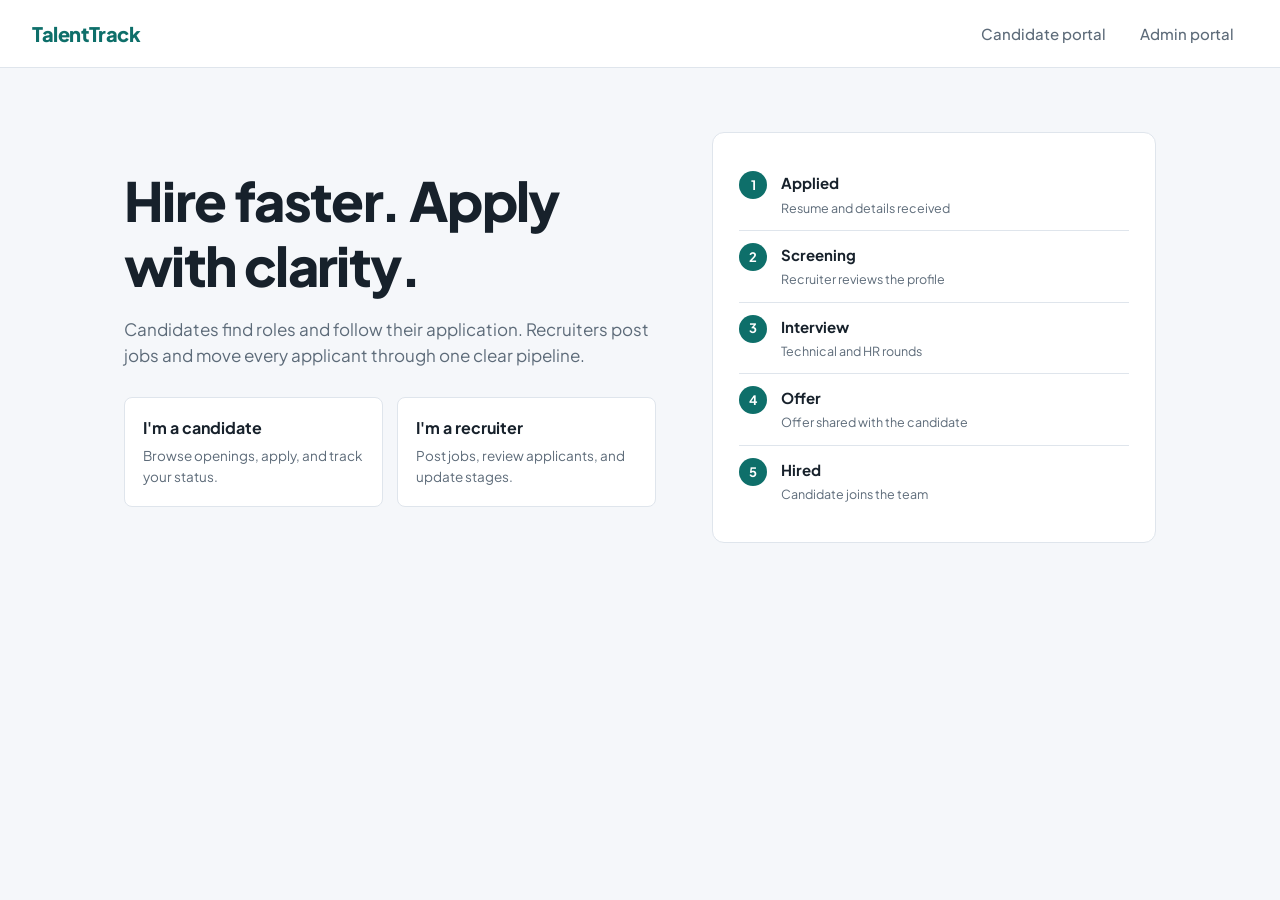
<file: index.html>
<!DOCTYPE html><html lang="en"><head><meta charset="utf-8"><meta name="viewport" content="width=device-width,initial-scale=1"><link rel="preconnect" href="https://fonts.googleapis.com"><link rel="preconnect" href="https://fonts.gstatic.com" crossorigin><link href="https://fonts.googleapis.com/css2?family=Plus+Jakarta+Sans:wght@400;500;700;800&display=swap" rel="stylesheet"><link rel="stylesheet" href="style.css"><title>TalentTrack: Smart Recruitment and Application Tracking</title></head><body>
<header class="bar"><a class="logo" href="index.html">TalentTrack</a><nav><a href="candidate.html">Candidate portal</a><a href="admin.html">Admin portal</a></nav></header>
<main class="hero"><section><h1>Hire faster. Apply with clarity.</h1>
<p>Candidates find roles and follow their application. Recruiters post jobs and move every applicant through one clear pipeline.</p>
<div class="roles"><a class="role" href="candidate.html"><b>I'm a candidate</b><span>Browse openings, apply, and track your status.</span></a><a class="role" href="admin.html"><b>I'm a recruiter</b><span>Post jobs, review applicants, and update stages.</span></a></div></section>
<ol class="pipe" aria-label="Hiring pipeline"><li><i>1</i><div><b>Applied</b><small>Resume and details received</small></div></li><li><i>2</i><div><b>Screening</b><small>Recruiter reviews the profile</small></div></li><li><i>3</i><div><b>Interview</b><small>Technical and HR rounds</small></div></li><li><i>4</i><div><b>Offer</b><small>Offer shared with the candidate</small></div></li><li><i>5</i><div><b>Hired</b><small>Candidate joins the team</small></div></li></ol></main></body></html>
</file>
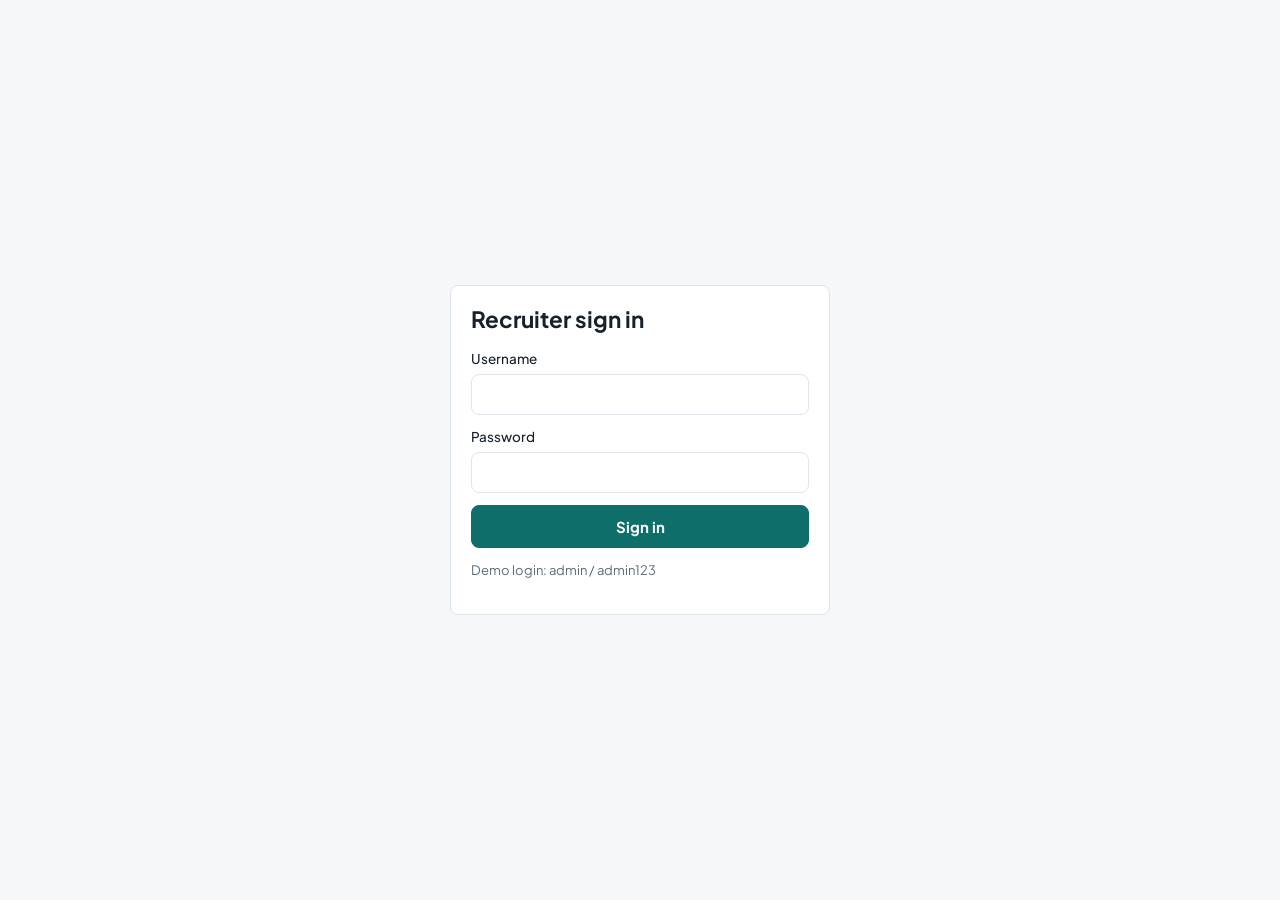
<file: admin.html>
<!DOCTYPE html><html lang="en"><head><meta charset="utf-8"><meta name="viewport" content="width=device-width,initial-scale=1"><link rel="preconnect" href="https://fonts.googleapis.com"><link rel="preconnect" href="https://fonts.gstatic.com" crossorigin><link href="https://fonts.googleapis.com/css2?family=Plus+Jakarta+Sans:wght@400;500;700;800&display=swap" rel="stylesheet"><link rel="stylesheet" href="style.css"><title>Admin portal | TalentTrack</title></head><body>
<div class="gate" id="gate"><form class="panel" id="login"><h2 style="margin-bottom:16px">Recruiter sign in</h2><label>Username<input name="u" autocomplete="username" required></label><label>Password<input name="p" type="password" autocomplete="current-password" required></label><p id="err" style="color:var(--bad);margin:0 0 10px"></p><button class="btn" style="width:100%">Sign in</button><p class="hint" style="margin-top:12px">Demo login: admin / admin123</p></form></div>
<header class="bar"><a class="logo" href="index.html">TalentTrack</a><nav><button class="tab on" data-t="people">Applicants</button><button class="tab" data-t="posts">Jobs</button><a href="candidate.html">Candidate portal</a></nav></header>
<main class="wrap"><div class="stats" id="stats"></div>
<section id="people"><div class="tools"><input id="q" type="search" placeholder="Search by name or email" aria-label="Search applicants"><select id="fj" aria-label="Filter by job"></select><select id="fs" aria-label="Filter by stage"></select></div>
<div class="tbl"><table><thead><tr><th>Candidate</th><th>Job</th><th>Resume and phone</th><th>Applied</th><th>Stage</th></tr></thead><tbody id="rows"></tbody></table></div></section>
<section id="posts" hidden><div class="split"><form class="panel" id="jobForm"><h3 style="margin-bottom:14px">Post a new job</h3>
<label>Job title<input name="title" required></label><label>Department<input name="dept" required></label><label>Location<input name="loc" required></label>
<label>Type<select name="type"><option>Full-time</option><option>Internship</option><option>Part-time</option><option>Contract</option></select></label><label>Required skills<input name="skills" placeholder="e.g. React, Git" required></label><button class="btn" style="width:100%">Post job</button></form>
<div id="joblist"></div></div></section></main>
<div id="toast" role="status"></div>
<script src="data.js"></script><script src="admin.js"></script></body></html>
</file>
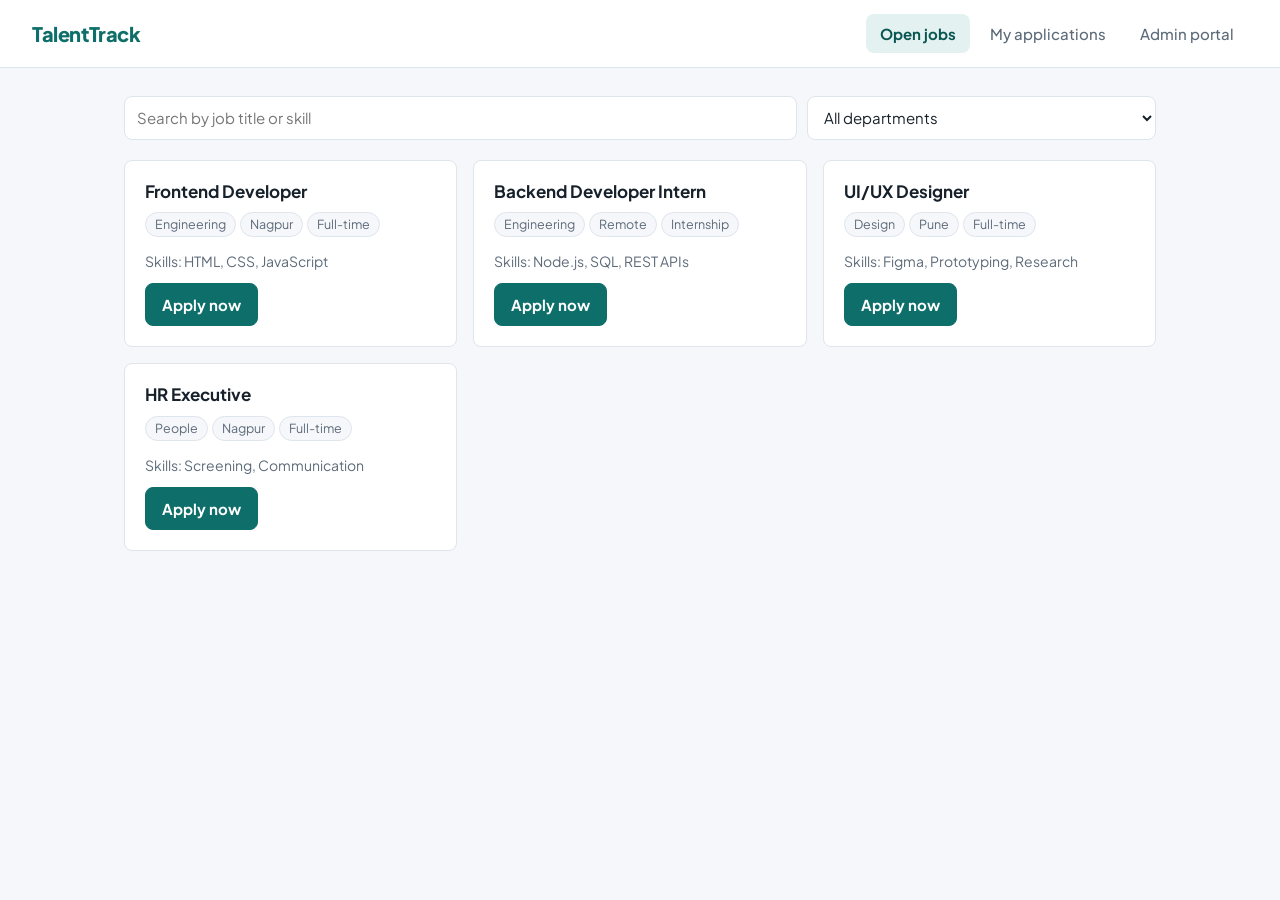
<file: candidate.html>
<!DOCTYPE html><html lang="en"><head><meta charset="utf-8"><meta name="viewport" content="width=device-width,initial-scale=1"><link rel="preconnect" href="https://fonts.googleapis.com"><link rel="preconnect" href="https://fonts.gstatic.com" crossorigin><link href="https://fonts.googleapis.com/css2?family=Plus+Jakarta+Sans:wght@400;500;700;800&display=swap" rel="stylesheet"><link rel="stylesheet" href="style.css"><title>Candidate portal | TalentTrack</title></head><body>
<header class="bar"><a class="logo" href="index.html">TalentTrack</a><nav><button class="tab on" data-t="jobs">Open jobs</button><button class="tab" data-t="apps">My applications</button><a href="admin.html">Admin portal</a></nav></header>
<main class="wrap">
<section id="jobs"><div class="tools"><input id="q" type="search" placeholder="Search by job title or skill" aria-label="Search jobs"><select id="dept" aria-label="Department"></select></div><div id="jobList" class="grid"></div></section>
<section id="apps" hidden><div class="tools"><input id="email" type="email" placeholder="Email you applied with" aria-label="Email"><button class="btn" id="lookup">Show my applications</button></div><div id="appList"></div></section>
</main>
<dialog id="dlg"><form id="form"><h2 id="jt">Apply</h2>
<label>Full name<input name="name" required></label><label>Email<input name="email" type="email" required></label><label>Phone<input name="phone" type="tel" pattern="[0-9+ ]{10,14}" title="Enter a 10 digit phone number" required></label>
<label>Resume (PDF)<input name="resume" type="file" accept=".pdf,.doc,.docx" required></label><label>Cover note (optional)<textarea name="note" rows="3"></textarea></label>
<div class="actions"><button type="button" class="btn ghost" id="cancel">Cancel</button><button class="btn">Submit application</button></div></form></dialog>
<div id="toast" role="status"></div>
<script src="data.js"></script><script src="candidate.js"></script></body></html>
</file>
<file: style.css>
:root{--bg:#f5f7fa;--surface:#fff;--ink:#17212b;--mute:#5d6b79;--line:#dfe5ec;--brand:#0e6f6a;--brand-d:#0a5551;--brand-t:#e3f2f1;--ok:#1b7a3d;--warn:#a85f00;--bad:#b3261e;--r:8px}
*{box-sizing:border-box}
body{margin:0;font:15px/1.55 'Plus Jakarta Sans',system-ui,-apple-system,'Segoe UI',sans-serif;color:var(--ink);background:var(--bg)}
a{color:inherit;text-decoration:none}
:focus-visible{outline:3px solid #7cc4bf;outline-offset:2px}
h1,h2,h3{line-height:1.2;margin:0}
.bar{display:flex;align-items:center;justify-content:space-between;gap:16px;padding:14px 32px;background:var(--surface);border-bottom:1px solid var(--line);position:sticky;top:0;z-index:5}
.logo{font-weight:800;font-size:20px;letter-spacing:-.02em;color:var(--brand)}
.bar nav{display:flex;gap:6px;align-items:center}
.bar nav a,.tab{padding:8px 14px;border-radius:var(--r);font:inherit;font-weight:500;color:var(--mute);background:none;border:0;cursor:pointer}
.bar nav a:hover,.tab:hover{background:var(--bg)}
.tab.on{background:var(--brand-t);color:var(--brand-d);font-weight:700}
.wrap{max-width:1080px;margin:0 auto;padding:28px 24px 60px}
.btn{font:inherit;font-weight:700;padding:9px 16px;border-radius:var(--r);border:1px solid var(--brand);background:var(--brand);color:#fff;cursor:pointer}
.btn:hover{background:var(--brand-d)}
.btn.ghost{background:var(--surface);color:var(--brand-d)}
.btn.ghost:hover{background:var(--brand-t)}
input,select,textarea{font:inherit;padding:9px 12px;border:1px solid var(--line);border-radius:var(--r);background:var(--surface);color:var(--ink);width:100%}
label{display:block;font-weight:500;font-size:13.5px;margin-bottom:12px}
label input,label select,label textarea{margin-top:4px}
.tools{display:flex;gap:10px;margin-bottom:20px;flex-wrap:wrap}
.tools input{flex:2;min-width:200px}.tools select{flex:1;min-width:140px}
.grid{display:grid;grid-template-columns:repeat(auto-fill,minmax(300px,1fr));gap:16px}
.card,.panel{background:var(--surface);border:1px solid var(--line);border-radius:var(--r);padding:20px}
.card h3{font-size:17px;margin-bottom:10px}
.card p{margin:10px 0;color:var(--mute);font-size:14px}
.chip{display:inline-block;font-size:12.5px;padding:2px 9px;border-radius:99px;background:var(--bg);border:1px solid var(--line);margin:0 4px 4px 0;color:var(--mute)}
.empty{color:var(--mute);padding:30px 0}
.pill{display:inline-block;padding:2px 10px;border-radius:99px;font-size:12.5px;font-weight:700;background:#e8edf3;color:#34475a}
.pill[data-s=Interview],.pill[data-s=Screening]{background:#fff1d6;color:var(--warn)}
.pill[data-s=Offer],.pill[data-s=Hired]{background:#dcf2e4;color:var(--ok)}
.pill[data-s=Rejected]{background:#fbe4e2;color:var(--bad)}
.steps{display:flex;gap:6px;margin-top:14px}
.steps span{flex:1;font-size:12px;text-align:center;padding-top:8px;border-top:4px solid var(--line);color:var(--mute)}
.steps span.done{border-color:var(--brand);color:var(--brand-d);font-weight:700}
.row{display:flex;justify-content:space-between;align-items:flex-start;gap:12px}
dialog{border:0;border-radius:12px;padding:26px;width:min(480px,92vw);box-shadow:0 20px 60px rgba(10,30,50,.3)}
dialog::backdrop{background:rgba(15,25,35,.5)}
dialog h2{font-size:20px;margin-bottom:16px}
.actions{display:flex;gap:10px;justify-content:flex-end;margin-top:8px}
#toast{position:fixed;bottom:24px;left:50%;transform:translateX(-50%);background:var(--ink);color:#fff;padding:10px 18px;border-radius:var(--r);opacity:0;pointer-events:none;transition:opacity .2s}
#toast.show{opacity:1}
/* home */
.hero{max-width:1080px;margin:0 auto;padding:64px 24px;display:grid;grid-template-columns:1.2fr 1fr;gap:56px;align-items:center}
.hero h1{font-size:clamp(34px,5vw,54px);letter-spacing:-.03em;font-weight:800}
.hero p{color:var(--mute);font-size:17px;max-width:46ch;margin:18px 0 28px}
.roles{display:grid;grid-template-columns:1fr 1fr;gap:14px}
.role{background:var(--surface);border:1px solid var(--line);border-radius:var(--r);padding:18px;display:flex;flex-direction:column;gap:6px;transition:border-color .15s,background .15s}
.role:hover{border-color:var(--brand);background:var(--brand-t)}
.role b{font-size:16px}.role span{font-size:13.5px;color:var(--mute)}
.pipe{background:var(--surface);border:1px solid var(--line);border-radius:12px;padding:26px;list-style:none;margin:0}
.pipe li{display:flex;gap:14px;padding:12px 0;border-bottom:1px solid var(--line)}
.pipe li:last-child{border:0}
.pipe i{font-style:normal;flex:none;width:28px;height:28px;border-radius:50%;background:var(--brand);color:#fff;font-weight:700;display:grid;place-items:center;font-size:13px}
.pipe b{display:block}.pipe small{color:var(--mute)}
/* admin */
.stats{display:grid;grid-template-columns:repeat(auto-fit,minmax(170px,1fr));gap:14px;margin-bottom:24px}
.stat{background:var(--surface);border:1px solid var(--line);border-radius:var(--r);padding:16px 18px}
.stat b{display:block;font-size:28px;font-weight:800;color:var(--brand-d)}.stat span{color:var(--mute);font-size:13.5px}
.tbl{overflow-x:auto;background:var(--surface);border:1px solid var(--line);border-radius:var(--r)}
table{width:100%;border-collapse:collapse;min-width:720px}
th,td{text-align:left;padding:12px 16px;border-bottom:1px solid var(--line);font-size:14px;vertical-align:middle}
th{background:#fafbfd;color:var(--mute);font-weight:700;font-size:13px}
tr:last-child td{border:0}
td small{display:block;color:var(--mute)}
td select{padding:6px 8px;width:auto}
.split{display:grid;grid-template-columns:320px 1fr;gap:20px;align-items:start}
.gate{position:fixed;inset:0;background:var(--bg);display:grid;place-items:center;z-index:20}
.gate form{width:min(380px,92vw)}
.hint{font-size:13px;color:var(--mute)}
@media(max-width:820px){.hero{grid-template-columns:1fr;padding-top:36px}.split{grid-template-columns:1fr}.bar{padding:12px 16px}}
@media(prefers-reduced-motion:reduce){*{transition:none!important}}
</file>
